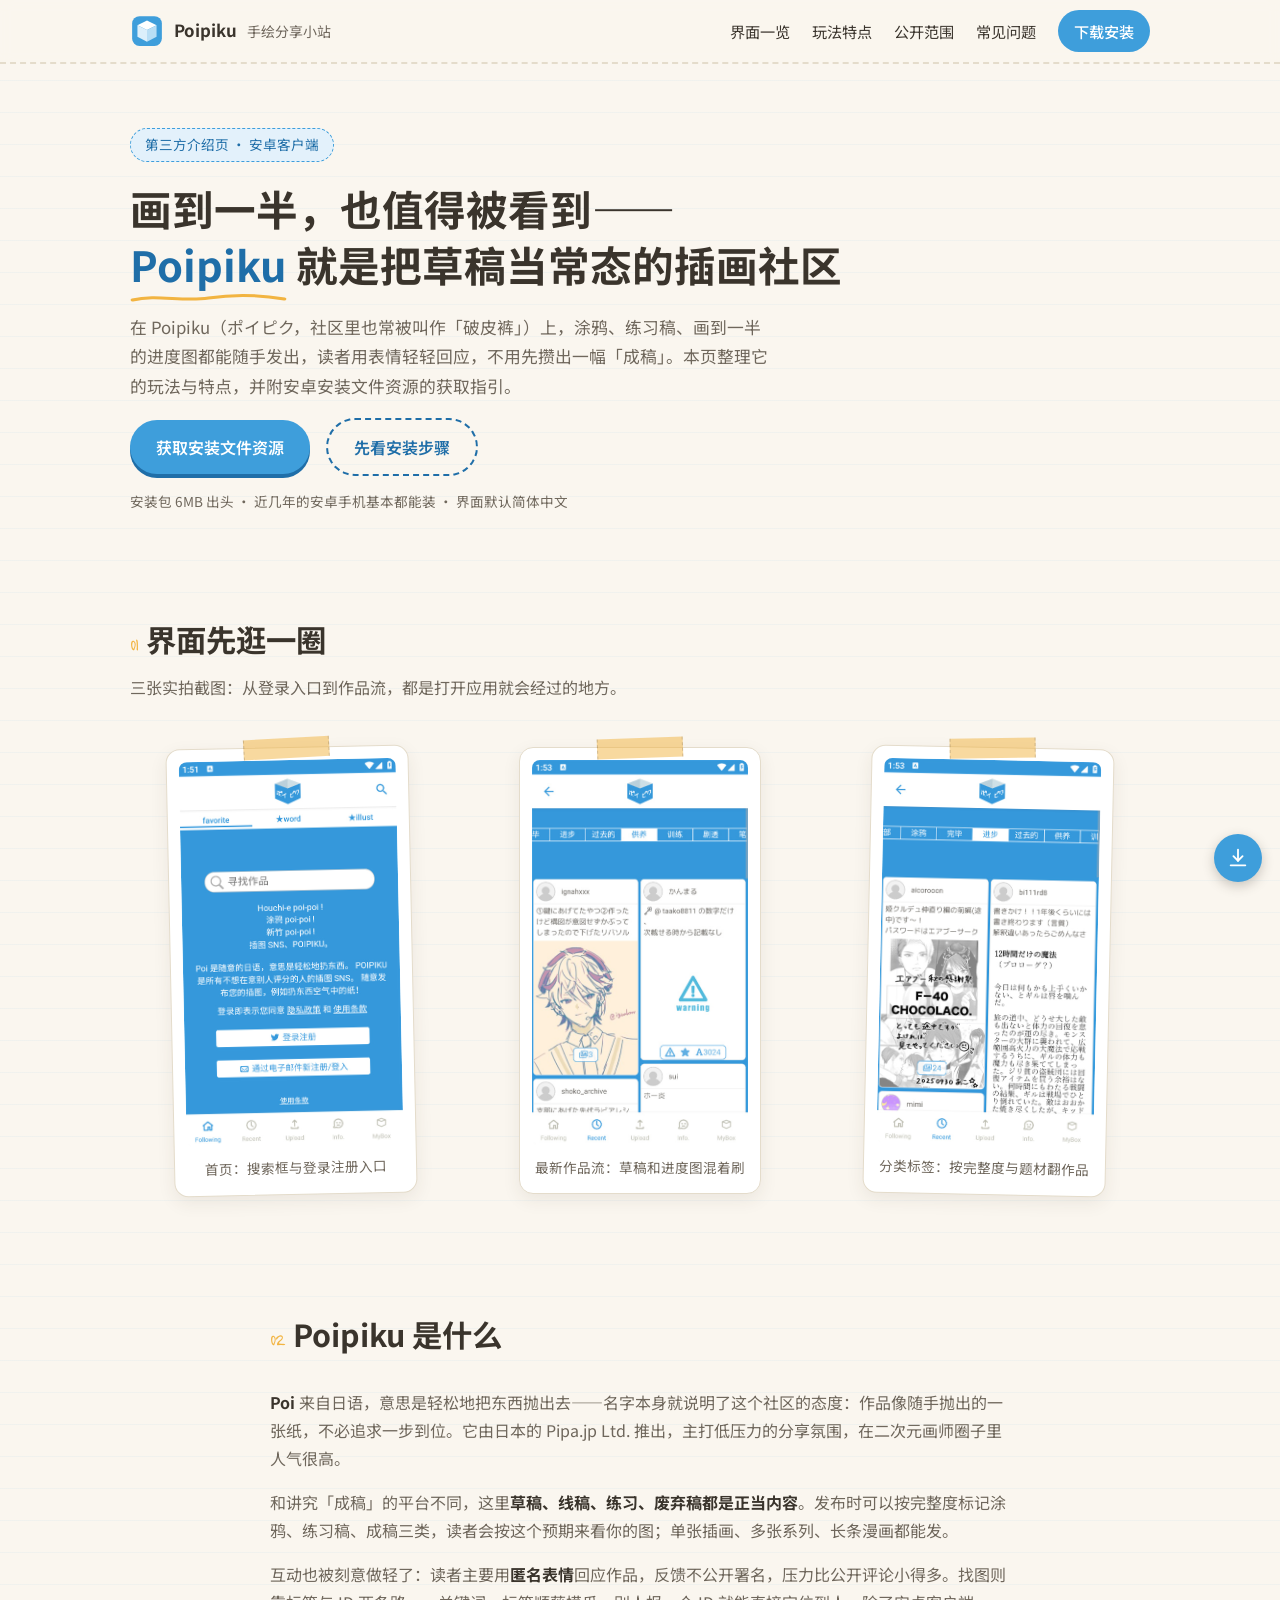
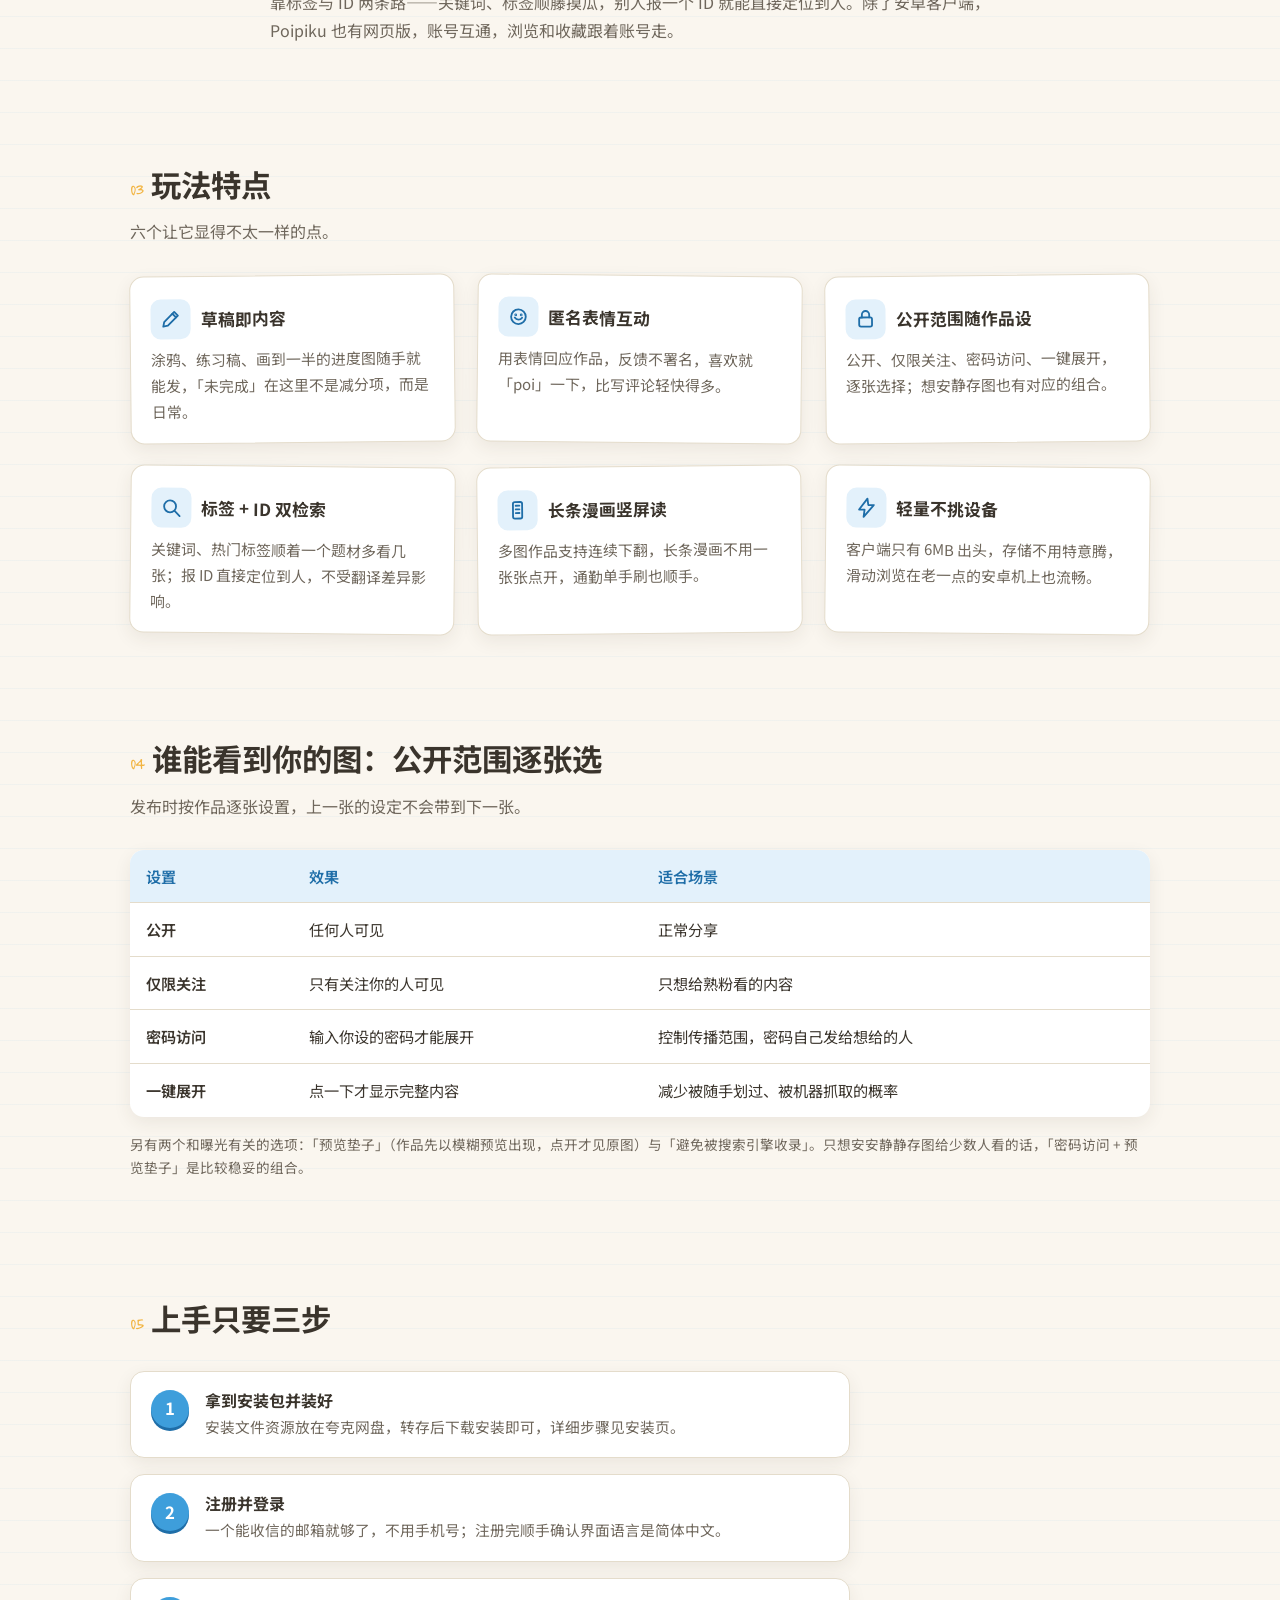
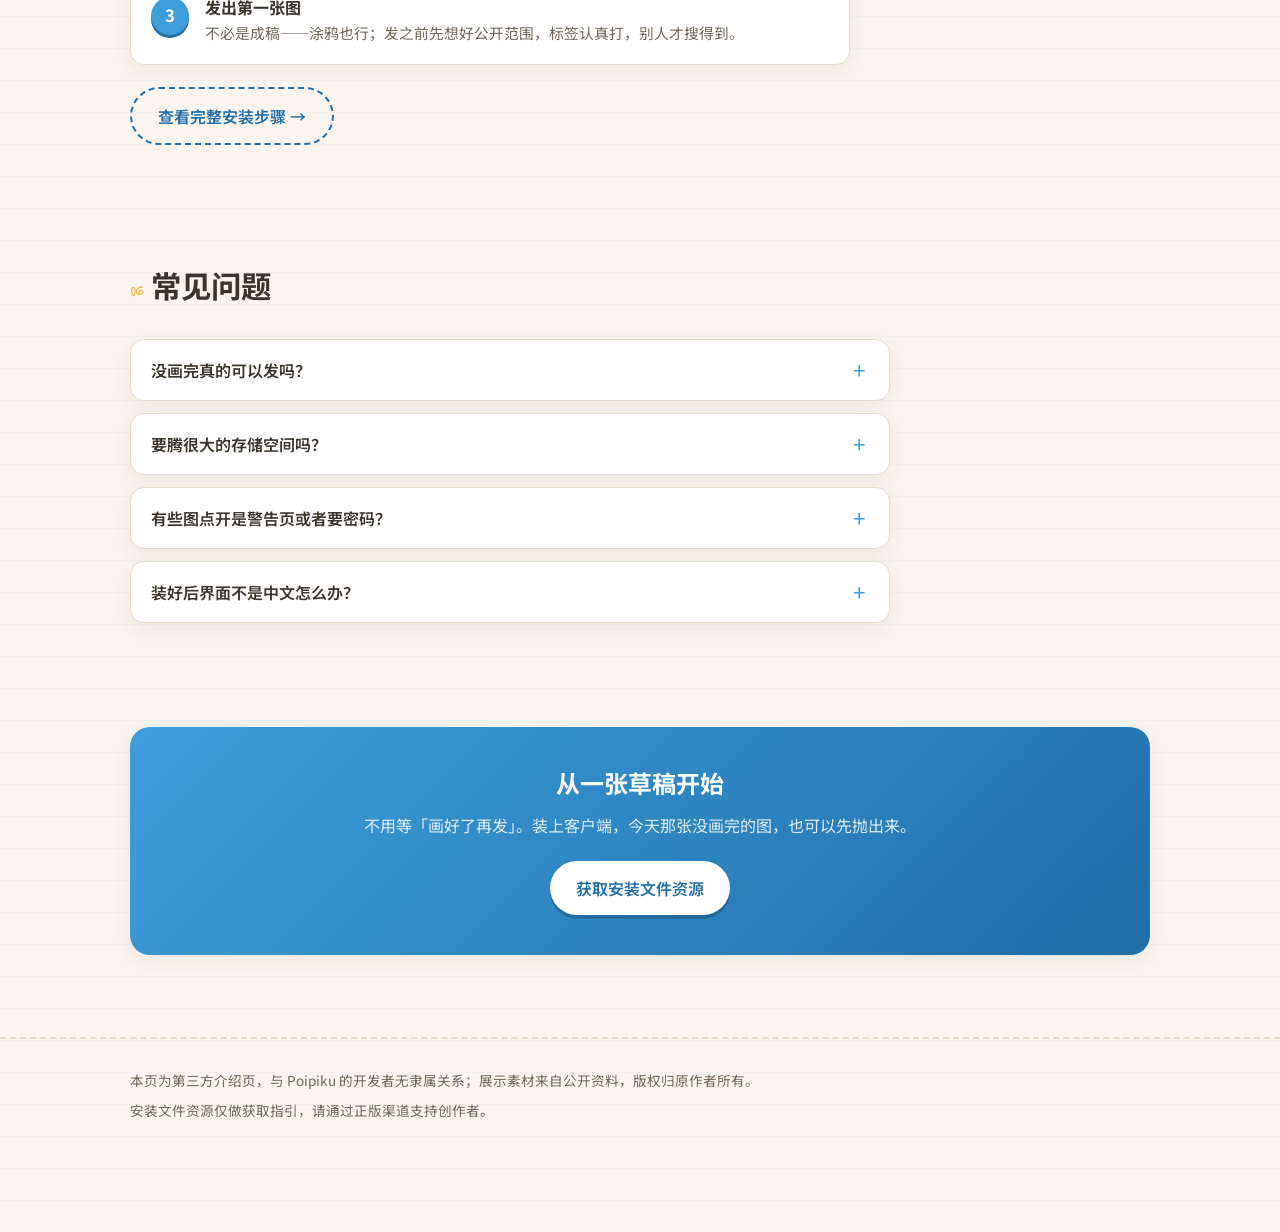
<file: index.html>
<!DOCTYPE html>
<html lang="zh-CN">
<head>
  <meta charset="UTF-8">
  <meta name="viewport" content="width=device-width, initial-scale=1.0">
  <title>Poipiku（ポイピク）：草稿也能安心发的插画分享社区</title>
  <meta name="description" content="Poipiku 是一个对草稿友好的插画分享社区：涂鸦、练习稿随手发，匿名表情互动，公开范围逐张设置。本页整理它的玩法与特点，并附安卓安装文件资源的获取指引。">
  <link rel="icon" type="image/svg+xml" href="/assets/img/favicon.svg">
  <link rel="preconnect" href="https://fonts.googleapis.com">
  <link rel="preconnect" href="https://fonts.gstatic.com" crossorigin>
  <link href="https://fonts.googleapis.com/css2?family=Long+Cang&family=Noto+Sans+SC:wght@400;500;700&display=swap" rel="stylesheet">
  <link rel="stylesheet" href="/assets/css/style.css">
</head>
<body>

<header class="site-head">
  <div class="wrap">
    <a class="brand" href="/">
      <svg viewBox="0 0 64 64" aria-hidden="true"><rect x="4" y="4" width="56" height="56" rx="14" fill="#3E9EDB"/><path d="M32 12 L50 21 L32 30 L14 21 Z" fill="#ffffff"/><path d="M14 21 L14 43 L32 52 L32 30 Z" fill="#DCEFFB"/><path d="M50 21 L50 43 L32 52 L32 30 Z" fill="#B9DEF5"/></svg>
      Poipiku <small>手绘分享小站</small>
    </a>
    <button class="nav-toggle" aria-expanded="false" aria-label="展开导航"><span></span></button>
    <nav class="nav-menu">
      <a href="#shots">界面一览</a>
      <a href="#features">玩法特点</a>
      <a href="#scope">公开范围</a>
      <a href="#faq">常见问题</a>
      <a href="/download.html" class="nav-cta">下载安装</a>
    </nav>
  </div>
</header>

<main>
  <!-- Hero -->
  <section class="hero">
    <div class="wrap">
      <span class="kicker">第三方介绍页 · 安卓客户端</span>
      <h1>画到一半，也值得被看到——<br><em class="scribble">Poipiku<svg viewBox="0 0 120 12" preserveAspectRatio="none" aria-hidden="true"><path d="M2 8 C 20 2, 40 10, 60 6 S 100 3, 118 7" stroke="#F2B441" stroke-width="3" fill="none" stroke-linecap="round"/></svg></em> 就是把草稿当常态的插画社区</h1>
      <p class="lead">在 Poipiku（ポイピク，社区里也常被叫作「破皮裤」）上，涂鸦、练习稿、画到一半的进度图都能随手发出，读者用表情轻轻回应，不用先攒出一幅「成稿」。本页整理它的玩法与特点，并附安卓安装文件资源的获取指引。</p>
      <a class="btn btn-primary" data-link="download" href="https://pan.quark.cn/s/611897c014af">获取安装文件资源</a>
      <a class="btn btn-ghost" href="/download.html">先看安装步骤</a>
      <p class="hero-note">安装包 6MB 出头 · 近几年的安卓手机基本都能装 · 界面默认简体中文</p>
    </div>
  </section>

  <!-- 界面一览 -->
  <section class="section" id="shots">
    <div class="wrap">
      <div class="section-head">
        <span class="no hand">01</span><h2>界面先逛一圈</h2>
        <p>三张实拍截图：从登录入口到作品流，都是打开应用就会经过的地方。</p>
      </div>
      <div class="shots">
        <figure class="shot">
          <img src="/assets/img/ui-home.jpg" width="449" height="800" alt="Poipiku 首页：寻找作品搜索框与登录注册入口" loading="lazy">
          <figcaption>首页：搜索框与登录注册入口</figcaption>
        </figure>
        <figure class="shot">
          <img src="/assets/img/ui-feed.jpg" width="449" height="800" alt="Poipiku 最新作品流：画师随手发布的草稿与练习稿" loading="lazy">
          <figcaption>最新作品流：草稿和进度图混着刷</figcaption>
        </figure>
        <figure class="shot">
          <img src="/assets/img/ui-works.jpg" width="449" height="800" alt="Poipiku 分类标签页：涂鸦、完毕、进步等分类下的作品" loading="lazy">
          <figcaption>分类标签：按完整度与题材翻作品</figcaption>
        </figure>
      </div>
    </div>
  </section>

  <!-- 是什么 -->
  <section class="section">
    <div class="wrap intro-block">
      <div class="section-head">
        <span class="no hand">02</span><h2>Poipiku 是什么</h2>
      </div>
      <p><strong>Poi</strong> 来自日语，意思是轻松地把东西抛出去——名字本身就说明了这个社区的态度：作品像随手抛出的一张纸，不必追求一步到位。它由日本的 Pipa.jp Ltd. 推出，主打低压力的分享氛围，在二次元画师圈子里人气很高。</p>
      <p>和讲究「成稿」的平台不同，这里<strong>草稿、线稿、练习、废弃稿都是正当内容</strong>。发布时可以按完整度标记涂鸦、练习稿、成稿三类，读者会按这个预期来看你的图；单张插画、多张系列、长条漫画都能发。</p>
      <p>互动也被刻意做轻了：读者主要用<strong>匿名表情</strong>回应作品，反馈不公开署名，压力比公开评论小得多。找图则靠标签与 ID 两条路——关键词、标签顺藤摸瓜，别人报一个 ID 就能直接定位到人。除了安卓客户端，Poipiku 也有网页版，账号互通，浏览和收藏跟着账号走。</p>
    </div>
  </section>

  <!-- 玩法特点 -->
  <section class="section" id="features">
    <div class="wrap">
      <div class="section-head">
        <span class="no hand">03</span><h2>玩法特点</h2>
        <p>六个让它显得不太一样的点。</p>
      </div>
      <div class="cards">
        <div class="note">
          <h3><span class="ico"><svg viewBox="0 0 24 24"><path d="M4 20 L5 15 L16 4 L20 8 L9 19 Z"/><path d="M14 6 L18 10"/></svg></span>草稿即内容</h3>
          <p>涂鸦、练习稿、画到一半的进度图随手就能发，「未完成」在这里不是减分项，而是日常。</p>
        </div>
        <div class="note">
          <h3><span class="ico"><svg viewBox="0 0 24 24"><circle cx="12" cy="12" r="8"/><path d="M8 13 C 10 16, 14 16, 16 13"/><circle cx="9" cy="10" r="0.5"/><circle cx="15" cy="10" r="0.5"/></svg></span>匿名表情互动</h3>
          <p>用表情回应作品，反馈不署名，喜欢就「poi」一下，比写评论轻快得多。</p>
        </div>
        <div class="note">
          <h3><span class="ico"><svg viewBox="0 0 24 24"><rect x="5" y="10" width="14" height="10" rx="2"/><path d="M8 10 V7 a4 4 0 0 1 8 0 v3"/></svg></span>公开范围随作品设</h3>
          <p>公开、仅限关注、密码访问、一键展开，逐张选择；想安静存图也有对应的组合。</p>
        </div>
        <div class="note">
          <h3><span class="ico"><svg viewBox="0 0 24 24"><circle cx="10.5" cy="10.5" r="6.5"/><path d="M15.5 15.5 L21 21"/></svg></span>标签 + ID 双检索</h3>
          <p>关键词、热门标签顺着一个题材多看几张；报 ID 直接定位到人，不受翻译差异影响。</p>
        </div>
        <div class="note">
          <h3><span class="ico"><svg viewBox="0 0 24 24"><rect x="7" y="3" width="10" height="18" rx="2"/><path d="M10 7 h4 M10 11 h4 M10 15 h4"/></svg></span>长条漫画竖屏读</h3>
          <p>多图作品支持连续下翻，长条漫画不用一张张点开，通勤单手刷也顺手。</p>
        </div>
        <div class="note">
          <h3><span class="ico"><svg viewBox="0 0 24 24"><path d="M13 2 L4 14 h6 l-1 8 L20 9 h-6 Z"/></svg></span>轻量不挑设备</h3>
          <p>客户端只有 6MB 出头，存储不用特意腾，滑动浏览在老一点的安卓机上也流畅。</p>
        </div>
      </div>
    </div>
  </section>

  <!-- 公开范围 -->
  <section class="section" id="scope">
    <div class="wrap">
      <div class="section-head">
        <span class="no hand">04</span><h2>谁能看到你的图：公开范围逐张选</h2>
        <p>发布时按作品逐张设置，上一张的设定不会带到下一张。</p>
      </div>
      <table class="scope-table">
        <thead>
          <tr><th>设置</th><th>效果</th><th>适合场景</th></tr>
        </thead>
        <tbody>
          <tr><td>公开</td><td>任何人可见</td><td>正常分享</td></tr>
          <tr><td>仅限关注</td><td>只有关注你的人可见</td><td>只想给熟粉看的内容</td></tr>
          <tr><td>密码访问</td><td>输入你设的密码才能展开</td><td>控制传播范围，密码自己发给想给的人</td></tr>
          <tr><td>一键展开</td><td>点一下才显示完整内容</td><td>减少被随手划过、被机器抓取的概率</td></tr>
        </tbody>
      </table>
      <p class="hero-note" style="margin-top:16px;">另有两个和曝光有关的选项：「预览垫子」（作品先以模糊预览出现，点开才见原图）与「避免被搜索引擎收录」。只想安安静静存图给少数人看的话，「密码访问 + 预览垫子」是比较稳妥的组合。</p>
    </div>
  </section>

  <!-- 上手三步 -->
  <section class="section" id="start">
    <div class="wrap">
      <div class="section-head">
        <span class="no hand">05</span><h2>上手只要三步</h2>
      </div>
      <div class="steps">
        <div class="step">
          <div><h3>拿到安装包并装好</h3><p>安装文件资源放在夸克网盘，转存后下载安装即可，详细步骤见安装页。</p></div>
        </div>
        <div class="step">
          <div><h3>注册并登录</h3><p>一个能收信的邮箱就够了，不用手机号；注册完顺手确认界面语言是简体中文。</p></div>
        </div>
        <div class="step">
          <div><h3>发出第一张图</h3><p>不必是成稿——涂鸦也行；发之前先想好公开范围，标签认真打，别人才搜得到。</p></div>
        </div>
      </div>
      <p style="margin-top:22px;"><a class="btn btn-ghost" href="/download.html" style="margin-left:0;">查看完整安装步骤 →</a></p>
    </div>
  </section>

  <!-- FAQ -->
  <section class="section" id="faq">
    <div class="wrap">
      <div class="section-head">
        <span class="no hand">06</span><h2>常见问题</h2>
      </div>
      <div class="faq">
        <details>
          <summary>没画完真的可以发吗？</summary>
          <p>可以。社区的习惯就是草稿、练习稿与成稿混在一条流里，发布时标记好完整度（涂鸦 / 练习稿 / 成稿），读者会按这个预期来看。</p>
        </details>
        <details>
          <summary>要腾很大的存储空间吗？</summary>
          <p>不用。客户端只有 6MB 出头，对存储几乎没要求；倒是发图、刷图会产生缓存，空间紧张时清一次应用缓存即可。</p>
        </details>
        <details>
          <summary>有些图点开是警告页或者要密码？</summary>
          <p>这是作者自己设的门槛，不是故障。分级警告类的作品，登录后完成一次年龄认证就能看；密码作品只能找作者本人要密码，要不到就只能看封面。</p>
        </details>
        <details>
          <summary>装好后界面不是中文怎么办？</summary>
          <p>这份安装包默认就是简体中文界面。万一看到的不是中文，在主界面右上角的设置里把语言切到「简体中文」，即时生效，不用重装。</p>
        </details>
      </div>
    </div>
  </section>

  <!-- CTA -->
  <section class="section">
    <div class="wrap">
      <div class="cta-band">
        <h2>从一张草稿开始</h2>
        <p>不用等「画好了再发」。装上客户端，今天那张没画完的图，也可以先抛出来。</p>
        <a class="btn btn-primary" data-link="download" href="https://pan.quark.cn/s/611897c014af">获取安装文件资源</a>
      </div>
    </div>
  </section>
</main>

<footer class="site-foot">
  <div class="wrap">
    <span>本页为第三方介绍页，与 Poipiku 的开发者无隶属关系；展示素材来自公开资料，版权归原作者所有。</span>
    <span>安装文件资源仅做获取指引，请通过正版渠道支持创作者。</span>
    <!-- github-anchor -->
  </div>
</footer>

<div class="fabs">
  <button class="fab fab-top" aria-label="返回顶部">↑</button>
  <a class="fab fab-dl" data-link="download" href="https://pan.quark.cn/s/611897c014af" aria-label="获取安装文件资源">
    <svg viewBox="0 0 24 24"><path d="M12 3 v12"/><path d="M7 10 l5 5 5-5"/><path d="M4 20 h16"/></svg>
  </a>
</div>

<script src="/assets/js/links.js"></script>
<script src="/assets/js/main.js"></script>
</body>
</html>
</file>
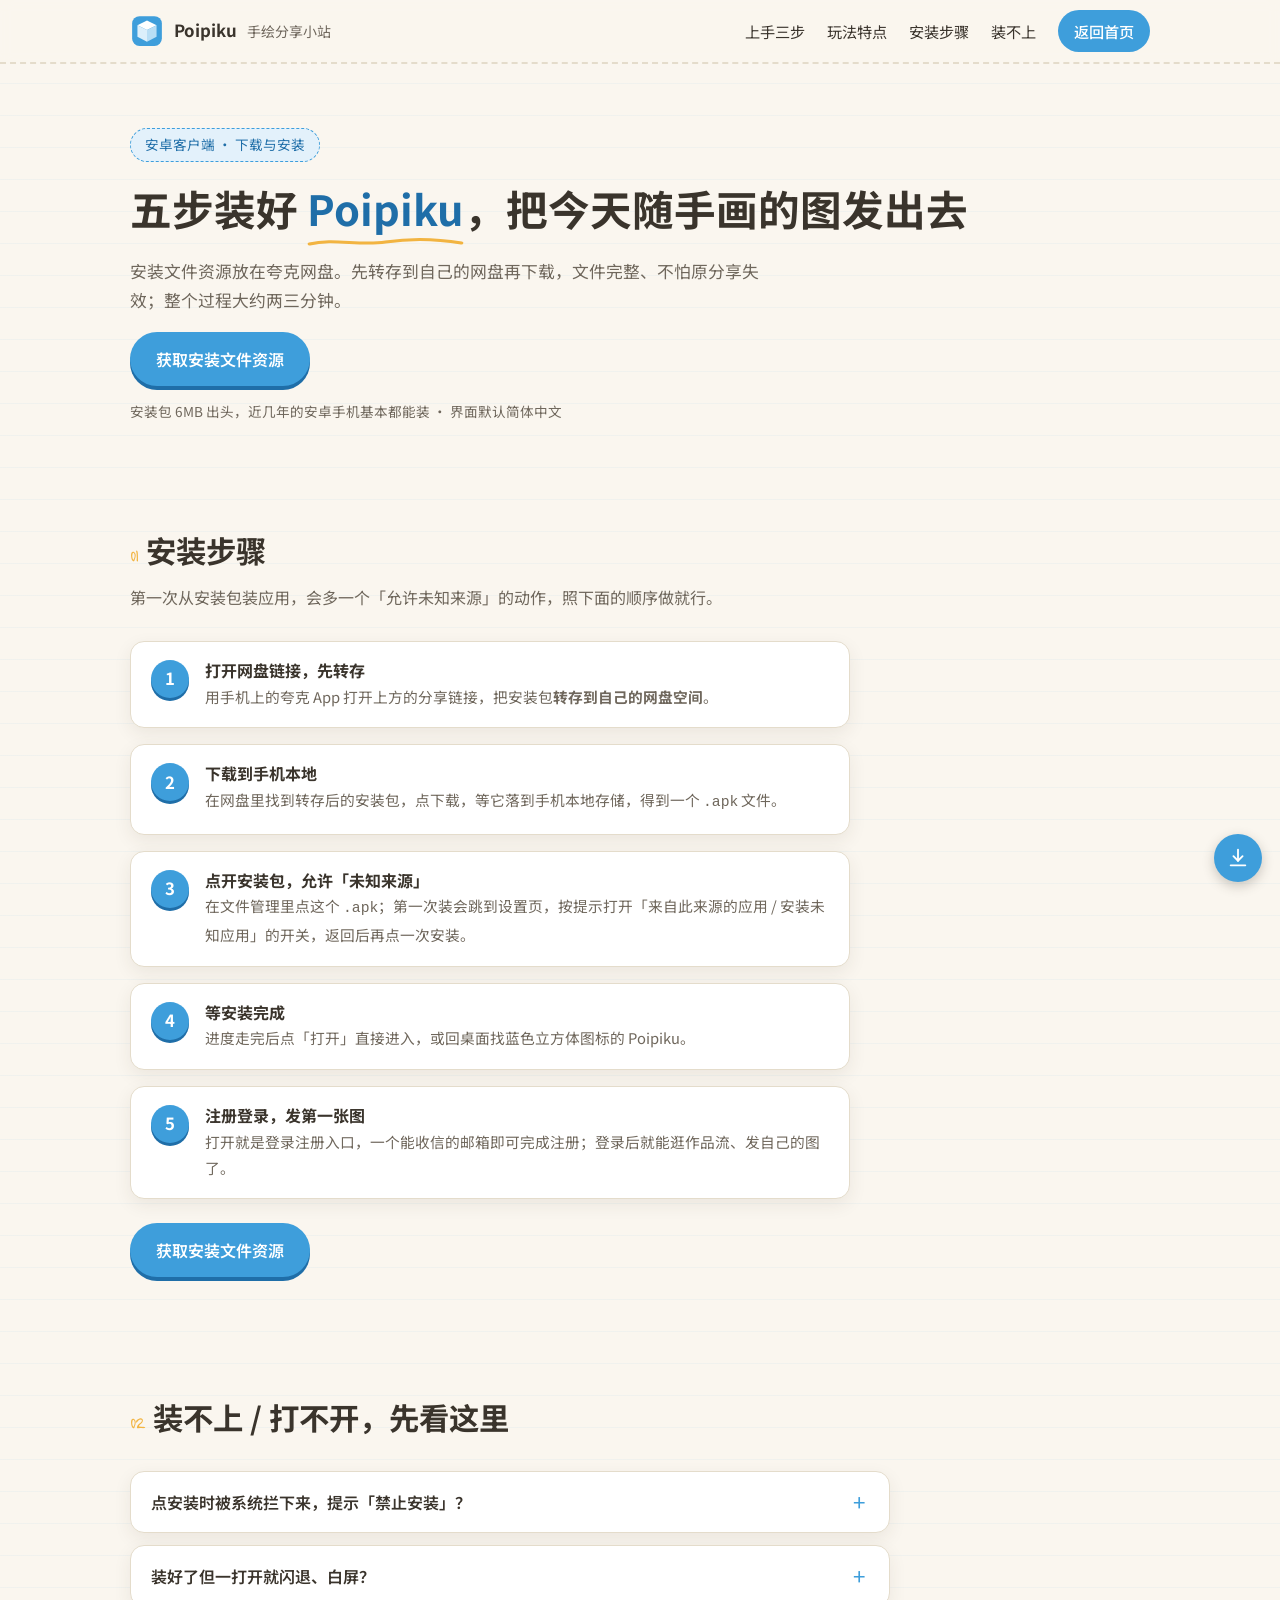
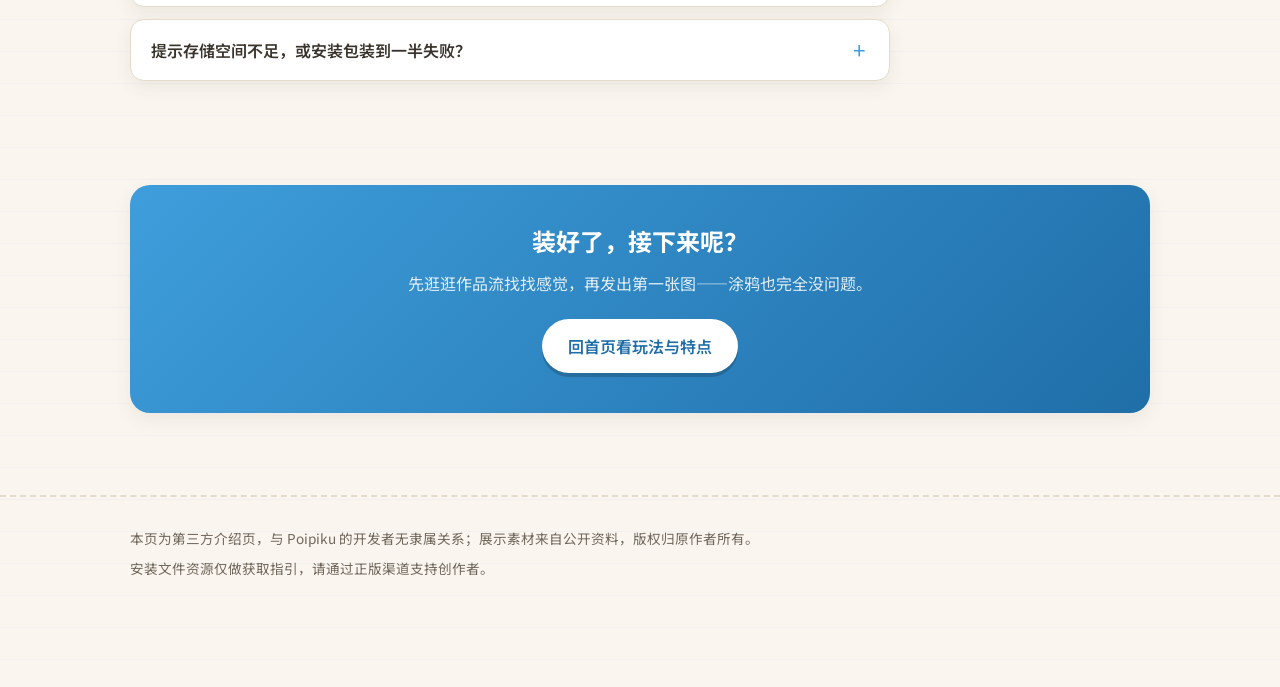
<file: download.html>
<!DOCTYPE html>
<html lang="zh-CN">
<head>
  <meta charset="UTF-8">
  <meta name="viewport" content="width=device-width, initial-scale=1.0">
  <title>Poipiku 手机版下载与安装：从转存安装包到打开应用</title>
  <meta name="description" content="Poipiku 安卓客户端的下载与安装指引：夸克网盘转存、允许未知来源、完成安装的完整步骤，以及安装被阻止、闪退等常见问题的处理办法。">
  <link rel="icon" type="image/svg+xml" href="/assets/img/favicon.svg">
  <link rel="preconnect" href="https://fonts.googleapis.com">
  <link rel="preconnect" href="https://fonts.gstatic.com" crossorigin>
  <link href="https://fonts.googleapis.com/css2?family=Long+Cang&family=Noto+Sans+SC:wght@400;500;700&display=swap" rel="stylesheet">
  <link rel="stylesheet" href="/assets/css/style.css">
</head>
<body>

<header class="site-head">
  <div class="wrap">
    <a class="brand" href="/">
      <svg viewBox="0 0 64 64" aria-hidden="true"><rect x="4" y="4" width="56" height="56" rx="14" fill="#3E9EDB"/><path d="M32 12 L50 21 L32 30 L14 21 Z" fill="#ffffff"/><path d="M14 21 L14 43 L32 52 L32 30 Z" fill="#DCEFFB"/><path d="M50 21 L50 43 L32 52 L32 30 Z" fill="#B9DEF5"/></svg>
      Poipiku <small>手绘分享小站</small>
    </a>
    <button class="nav-toggle" aria-expanded="false" aria-label="展开导航"><span></span></button>
    <nav class="nav-menu">
      <a href="/#start">上手三步</a>
      <a href="/#features">玩法特点</a>
      <a href="#steps">安装步骤</a>
      <a href="#problems">装不上</a>
      <a href="/" class="nav-cta">返回首页</a>
    </nav>
  </div>
</header>

<main>
  <!-- 下载首屏 -->
  <section class="hero">
    <div class="wrap">
      <span class="kicker">安卓客户端 · 下载与安装</span>
      <h1>五步装好 <em class="scribble">Poipiku<svg viewBox="0 0 120 12" preserveAspectRatio="none" aria-hidden="true"><path d="M2 8 C 20 2, 40 10, 60 6 S 100 3, 118 7" stroke="#F2B441" stroke-width="3" fill="none" stroke-linecap="round"/></svg></em>，把今天随手画的图发出去</h1>
      <p class="lead">安装文件资源放在夸克网盘。先转存到自己的网盘再下载，文件完整、不怕原分享失效；整个过程大约两三分钟。</p>
      <a class="btn btn-primary" data-link="download" href="https://pan.quark.cn/s/611897c014af">获取安装文件资源</a>
      <p class="hero-note">安装包 6MB 出头，近几年的安卓手机基本都能装 · 界面默认简体中文</p>
    </div>
  </section>

  <!-- 安装步骤 -->
  <section class="section" id="steps">
    <div class="wrap">
      <div class="section-head">
        <span class="no hand">01</span><h2>安装步骤</h2>
        <p>第一次从安装包装应用，会多一个「允许未知来源」的动作，照下面的顺序做就行。</p>
      </div>
      <div class="steps">
        <div class="step">
          <div><h3>打开网盘链接，先转存</h3><p>用手机上的夸克 App 打开上方的分享链接，把安装包<strong>转存到自己的网盘空间</strong>。</p></div>
        </div>
        <div class="step">
          <div><h3>下载到手机本地</h3><p>在网盘里找到转存后的安装包，点下载，等它落到手机本地存储，得到一个 <code>.apk</code> 文件。</p></div>
        </div>
        <div class="step">
          <div><h3>点开安装包，允许「未知来源」</h3><p>在文件管理里点这个 <code>.apk</code>；第一次装会跳到设置页，按提示打开「来自此来源的应用 / 安装未知应用」的开关，返回后再点一次安装。</p></div>
        </div>
        <div class="step">
          <div><h3>等安装完成</h3><p>进度走完后点「打开」直接进入，或回桌面找蓝色立方体图标的 Poipiku。</p></div>
        </div>
        <div class="step">
          <div><h3>注册登录，发第一张图</h3><p>打开就是登录注册入口，一个能收信的邮箱即可完成注册；登录后就能逛作品流、发自己的图了。</p></div>
        </div>
      </div>
      <p style="margin-top:24px;"><a class="btn btn-primary" data-link="download" href="https://pan.quark.cn/s/611897c014af">获取安装文件资源</a></p>
    </div>
  </section>

  <!-- 常见安装问题 -->
  <section class="section" id="problems">
    <div class="wrap">
      <div class="section-head">
        <span class="no hand">02</span><h2>装不上 / 打不开，先看这里</h2>
      </div>
      <div class="faq">
        <details>
          <summary>点安装时被系统拦下来，提示「禁止安装」？</summary>
          <p>这是安卓对安装包来源的正常拦截。在弹出的设置页里，允许「来自此来源的应用」；如果手机还有「纯净模式 / 应用安装锁」之类的开关，也一并关闭后再装。</p>
        </details>
        <details>
          <summary>装好了但一打开就闪退、白屏？</summary>
          <p>先清一次缓存：系统设置 → 应用管理 → Poipiku → 存储 → 清除缓存，再重新打开；还不行就重启手机。安卓的网页组件 WebView 版本过旧也会让页面加载异常，可到应用商店把它更新到最新。</p>
        </details>
        <details>
          <summary>提示存储空间不足，或安装包装到一半失败？</summary>
          <p>清一下存储再装；如果反复失败，多半是安装包没下完整——回网盘把文件重新下载一次，覆盖旧的再装。</p>
        </details>
      </div>
    </div>
  </section>

  <!-- 装好之后 -->
  <section class="section">
    <div class="wrap">
      <div class="cta-band">
        <h2>装好了，接下来呢？</h2>
        <p>先逛逛作品流找找感觉，再发出第一张图——涂鸦也完全没问题。</p>
        <a class="btn btn-primary" href="/">回首页看玩法与特点</a>
      </div>
    </div>
  </section>
</main>

<footer class="site-foot">
  <div class="wrap">
    <span>本页为第三方介绍页，与 Poipiku 的开发者无隶属关系；展示素材来自公开资料，版权归原作者所有。</span>
    <span>安装文件资源仅做获取指引，请通过正版渠道支持创作者。</span>
    <!-- github-anchor -->
  </div>
</footer>

<div class="fabs">
  <button class="fab fab-top" aria-label="返回顶部">↑</button>
  <a class="fab fab-dl" data-link="download" href="https://pan.quark.cn/s/611897c014af" aria-label="获取安装文件资源">
    <svg viewBox="0 0 24 24"><path d="M12 3 v12"/><path d="M7 10 l5 5 5-5"/><path d="M4 20 h16"/></svg>
  </a>
</div>

<script src="/assets/js/links.js"></script>
<script src="/assets/js/main.js"></script>
</body>
</html>
</file>
<file: assets/css/style.css>
/* Poipiku 第三方介绍站 · 纸面草图风 */
:root {
  --paper: #faf6ef;
  --paper-deep: #f3ecdf;
  --ink: #3a342c;
  --ink-soft: #6f675c;
  --blue: #3e9edb;
  --blue-deep: #1f6ea8;
  --blue-pale: #e3f1fb;
  --amber: #f2b441;
  --card: #ffffff;
  --line: #e4dccb;
  --radius: 14px;
  --shadow: 0 6px 18px rgba(58, 52, 44, 0.08);
}

* { box-sizing: border-box; }

html { scroll-behavior: smooth; }

body {
  margin: 0;
  font-family: "Noto Sans SC", "PingFang SC", "Microsoft YaHei", system-ui, sans-serif;
  color: var(--ink);
  background:
    repeating-linear-gradient(0deg, transparent 0 31px, rgba(62, 158, 219, 0.05) 31px 32px),
    var(--paper);
  line-height: 1.75;
  overflow-x: clip;
}

img { max-width: 100%; height: auto; display: block; }

a { color: var(--blue-deep); }

h1, h2, h3 { line-height: 1.35; margin: 0 0 0.5em; }

.hand {
  font-family: "Long Cang", "Noto Sans SC", cursive;
  font-weight: 400;
}

.wrap { max-width: 1060px; margin: 0 auto; padding: 0 20px; }

/* ---------- 顶部导航 ---------- */
.site-head {
  position: sticky;
  top: 0;
  z-index: 50;
  background: rgba(250, 246, 239, 0.94);
  backdrop-filter: blur(6px);
  border-bottom: 2px dashed var(--line);
}

.site-head .wrap {
  display: flex;
  align-items: center;
  justify-content: space-between;
  gap: 12px;
  min-height: 62px;
}

.brand {
  display: flex;
  align-items: center;
  gap: 10px;
  text-decoration: none;
  color: var(--ink);
  font-weight: 700;
  font-size: 1.05rem;
  white-space: nowrap;
}

.brand svg { width: 34px; height: 34px; flex: none; }
.brand small { color: var(--ink-soft); font-weight: 400; }

.nav-menu { display: flex; align-items: center; gap: 22px; }
.nav-menu a { text-decoration: none; color: var(--ink); font-size: 0.95rem; white-space: nowrap; }
.nav-menu a:hover { color: var(--blue-deep); }

.nav-cta {
  background: var(--blue);
  color: #fff !important;
  padding: 8px 16px;
  border-radius: 999px;
  font-weight: 500;
}

.nav-toggle {
  display: none;
  width: 42px;
  height: 42px;
  border: 2px solid var(--ink);
  border-radius: 10px;
  background: var(--card);
  cursor: pointer;
  position: relative;
  flex: none;
}

.nav-toggle span,
.nav-toggle::before,
.nav-toggle::after {
  content: "";
  position: absolute;
  left: 9px;
  right: 9px;
  height: 2px;
  background: var(--ink);
  transition: transform 0.2s ease, opacity 0.2s ease;
}
.nav-toggle::before { top: 12px; }
.nav-toggle span { top: 20px; }
.nav-toggle::after { top: 28px; }
.nav-toggle.is-open::before { transform: translateY(8px) rotate(45deg); }
.nav-toggle.is-open span { opacity: 0; }
.nav-toggle.is-open::after { transform: translateY(-8px) rotate(-45deg); }

/* ---------- Hero ---------- */
.hero { padding: 64px 0 40px; position: relative; }

.hero .kicker {
  display: inline-block;
  background: var(--blue-pale);
  color: var(--blue-deep);
  border: 1px dashed var(--blue);
  border-radius: 999px;
  padding: 4px 14px;
  font-size: 0.85rem;
  margin-bottom: 18px;
}

.hero h1 { font-size: clamp(1.7rem, 4.5vw, 2.6rem); }

.hero h1 em { font-style: normal; color: var(--blue-deep); position: relative; }

.hero p.lead { font-size: 1.05rem; color: var(--ink-soft); max-width: 640px; }

.btn {
  display: inline-flex;
  align-items: center;
  gap: 8px;
  text-decoration: none;
  border-radius: 999px;
  padding: 13px 26px;
  font-weight: 600;
  font-size: 1rem;
  transition: transform 0.15s ease, box-shadow 0.15s ease;
}

.btn:hover { transform: translateY(-2px); box-shadow: var(--shadow); }

.btn-primary { background: var(--blue); color: #fff; box-shadow: 0 4px 0 var(--blue-deep); }
.btn-primary:hover { box-shadow: 0 6px 0 var(--blue-deep); }

.btn-ghost { border: 2px dashed var(--blue-deep); color: var(--blue-deep); background: transparent; margin-left: 12px; }

.btn-block { width: 100%; justify-content: center; margin-left: 0; }

.hero-note { font-size: 0.85rem; color: var(--ink-soft); margin-top: 14px; }

/* 涂鸦下划线 */
.scribble { position: relative; white-space: nowrap; }
.scribble svg { position: absolute; left: 0; right: 0; bottom: -10px; width: 100%; height: 12px; }

/* ---------- 通用区块 ---------- */
.section { padding: 52px 0; }

.section-head { margin-bottom: 30px; }
.section-head .no {
  font-family: "Long Cang", cursive;
  color: var(--amber);
  font-size: 1.3rem;
  margin-right: 8px;
}
.section-head h2 { font-size: clamp(1.4rem, 3.2vw, 1.9rem); display: inline; }
.section-head p { color: var(--ink-soft); margin: 10px 0 0; }

/* ---------- 截图带 ---------- */
.shots {
  display: grid;
  grid-template-columns: repeat(3, 1fr);
  gap: 26px;
}

.shot {
  background: var(--card);
  border: 1px solid var(--line);
  border-radius: var(--radius);
  padding: 12px 12px 14px;
  box-shadow: var(--shadow);
  position: relative;
}
.shot:nth-child(1) { transform: rotate(-1.2deg); }
.shot:nth-child(3) { transform: rotate(1.2deg); }
.shot::before {
  content: "";
  position: absolute;
  top: -10px;
  left: 50%;
  transform: translateX(-50%) rotate(-2deg);
  width: 84px;
  height: 20px;
  background: rgba(242, 180, 65, 0.5);
  border-left: 1px dashed rgba(58, 52, 44, 0.2);
  border-right: 1px dashed rgba(58, 52, 44, 0.2);
}
.shot img { border-radius: 8px; width: 100%; }
.shot figcaption { font-size: 0.85rem; color: var(--ink-soft); text-align: center; margin-top: 10px; }

/* ---------- 便签特点卡 ---------- */
.cards {
  display: grid;
  grid-template-columns: repeat(3, 1fr);
  gap: 22px;
}

.note {
  background: var(--card);
  border-radius: var(--radius);
  border: 1px solid var(--line);
  box-shadow: var(--shadow);
  padding: 22px 20px 18px;
  position: relative;
}
.note:nth-child(odd) { transform: rotate(-0.6deg); }
.note:nth-child(even) { transform: rotate(0.6deg); }

.note h3 { font-size: 1.05rem; display: flex; align-items: center; gap: 10px; }
.note p { margin: 0; font-size: 0.93rem; color: var(--ink-soft); }

.note .ico {
  width: 40px;
  height: 40px;
  flex: none;
  border-radius: 10px;
  background: var(--blue-pale);
  display: inline-flex;
  align-items: center;
  justify-content: center;
}
.note .ico svg { width: 22px; height: 22px; stroke: var(--blue-deep); fill: none; stroke-width: 2; stroke-linecap: round; stroke-linejoin: round; }

/* ---------- 表格（公开范围） ---------- */
.scope-table {
  width: 100%;
  border-collapse: collapse;
  background: var(--card);
  border-radius: var(--radius);
  overflow: hidden;
  box-shadow: var(--shadow);
  font-size: 0.95rem;
}
.scope-table th, .scope-table td { padding: 13px 16px; text-align: left; border-bottom: 1px solid var(--line); vertical-align: top; }
.scope-table th { background: var(--blue-pale); color: var(--blue-deep); font-weight: 600; white-space: nowrap; }
.scope-table tr:last-child td { border-bottom: none; }
.scope-table td:first-child { font-weight: 600; white-space: nowrap; }

/* ---------- 步骤 ---------- */
.steps { counter-reset: step; display: grid; gap: 16px; max-width: 720px; }

.step {
  display: flex;
  gap: 16px;
  background: var(--card);
  border: 1px solid var(--line);
  border-radius: var(--radius);
  padding: 18px 20px;
  box-shadow: var(--shadow);
  align-items: flex-start;
}
.step::before {
  counter-increment: step;
  content: counter(step);
  flex: none;
  width: 38px;
  height: 38px;
  border-radius: 50%;
  background: var(--blue);
  color: #fff;
  font-weight: 700;
  display: flex;
  align-items: center;
  justify-content: center;
  font-size: 1.05rem;
  box-shadow: 0 3px 0 var(--blue-deep);
}
.step h3 { font-size: 1rem; margin-bottom: 2px; }
.step p { margin: 0; font-size: 0.92rem; color: var(--ink-soft); }

/* ---------- FAQ ---------- */
.faq { max-width: 760px; display: grid; gap: 12px; }
.faq details {
  background: var(--card);
  border: 1px solid var(--line);
  border-radius: var(--radius);
  box-shadow: var(--shadow);
  padding: 4px 20px;
}
.faq summary {
  cursor: pointer;
  font-weight: 600;
  padding: 12px 0;
  list-style: none;
  position: relative;
  padding-right: 34px;
}
.faq summary::-webkit-details-marker { display: none; }
.faq summary::after {
  content: "+";
  position: absolute;
  right: 4px;
  top: 50%;
  transform: translateY(-50%);
  font-size: 1.4rem;
  color: var(--blue);
  font-weight: 400;
}
.faq details[open] summary::after { content: "−"; }
.faq details p { margin: 0 0 14px; color: var(--ink-soft); font-size: 0.95rem; }

/* ---------- 引言块 ---------- */
.intro-block { max-width: 780px; }
.intro-block p { color: var(--ink-soft); }
.intro-block strong { color: var(--ink); }

/* ---------- CTA 条 ---------- */
.cta-band {
  background: linear-gradient(135deg, var(--blue) 0%, var(--blue-deep) 100%);
  border-radius: 20px;
  color: #fff;
  padding: 40px 30px;
  text-align: center;
  box-shadow: var(--shadow);
  position: relative;
  overflow: hidden;
}
.cta-band h2 { color: #fff; }
.cta-band p { color: rgba(255, 255, 255, 0.85); max-width: 560px; margin: 0 auto 22px; }
.cta-band .btn-primary { background: #fff; color: var(--blue-deep); box-shadow: 0 4px 0 rgba(0, 0, 0, 0.18); }

/* ---------- 页脚 ---------- */
.site-foot {
  border-top: 2px dashed var(--line);
  margin-top: 30px;
  padding: 30px 0 110px;
  color: var(--ink-soft);
  font-size: 0.85rem;
}
.site-foot .wrap { display: grid; gap: 6px; }
.site-foot a { color: var(--ink-soft); }

/* ---------- 浮动按钮 ---------- */
.fabs {
  position: fixed;
  right: 18px;
  bottom: 18px;
  display: flex;
  flex-direction: column;
  gap: 10px;
  z-index: 60;
}
.fab {
  width: 48px;
  height: 48px;
  border-radius: 50%;
  border: none;
  display: flex;
  align-items: center;
  justify-content: center;
  cursor: pointer;
  box-shadow: 0 4px 12px rgba(58, 52, 44, 0.25);
  text-decoration: none;
  transition: opacity 0.2s ease, transform 0.2s ease;
}
.fab-top {
  background: var(--card);
  color: var(--blue-deep);
  font-size: 1.3rem;
  opacity: 0;
  pointer-events: none;
  transform: translateY(8px);
}
.fab-top.is-visible { opacity: 1; pointer-events: auto; transform: none; }
.fab-dl { background: var(--blue); color: #fff; }
.fab-dl svg { width: 22px; height: 22px; stroke: #fff; fill: none; stroke-width: 2; stroke-linecap: round; stroke-linejoin: round; }

/* ---------- 响应式 ---------- */
@media (max-width: 860px) {
  .cards { grid-template-columns: repeat(2, 1fr); }
}

@media (max-width: 720px) {
  .nav-toggle { display: block; }
  .nav-menu {
    display: none;
    position: absolute;
    top: 100%;
    left: 0;
    right: 0;
    background: var(--paper);
    border-bottom: 2px dashed var(--line);
    flex-direction: column;
    align-items: stretch;
    gap: 0;
    padding: 8px 20px 16px;
    box-shadow: var(--shadow);
  }
  .nav-menu.is-open { display: flex; }
  .nav-menu a { padding: 12px 4px; border-bottom: 1px dashed var(--line); font-size: 1rem; }
  .nav-menu a:last-child { border-bottom: none; }
  .nav-cta { display: inline-block; text-align: center; margin-top: 10px; }

  .hero { padding: 44px 0 30px; }
  .btn-ghost { margin-left: 0; margin-top: 12px; }

  /* 截图带：窄屏横向滑动 */
  .shots {
    display: flex;
    overflow-x: auto;
    scroll-snap-type: x mandatory;
    gap: 16px;
    padding: 14px 4px 18px;
    -webkit-overflow-scrolling: touch;
  }
  .shot { flex: 0 0 74%; scroll-snap-align: center; }
  .shot:nth-child(1), .shot:nth-child(3) { transform: none; }

  .cards { grid-template-columns: 1fr; }

  .scope-table { font-size: 0.88rem; }
  .scope-table th, .scope-table td { padding: 10px 10px; }

  .section { padding: 40px 0; }
}

@media (prefers-reduced-motion: reduce) {
  html { scroll-behavior: auto; }
  * { transition: none !important; animation: none !important; }
}
</file>
